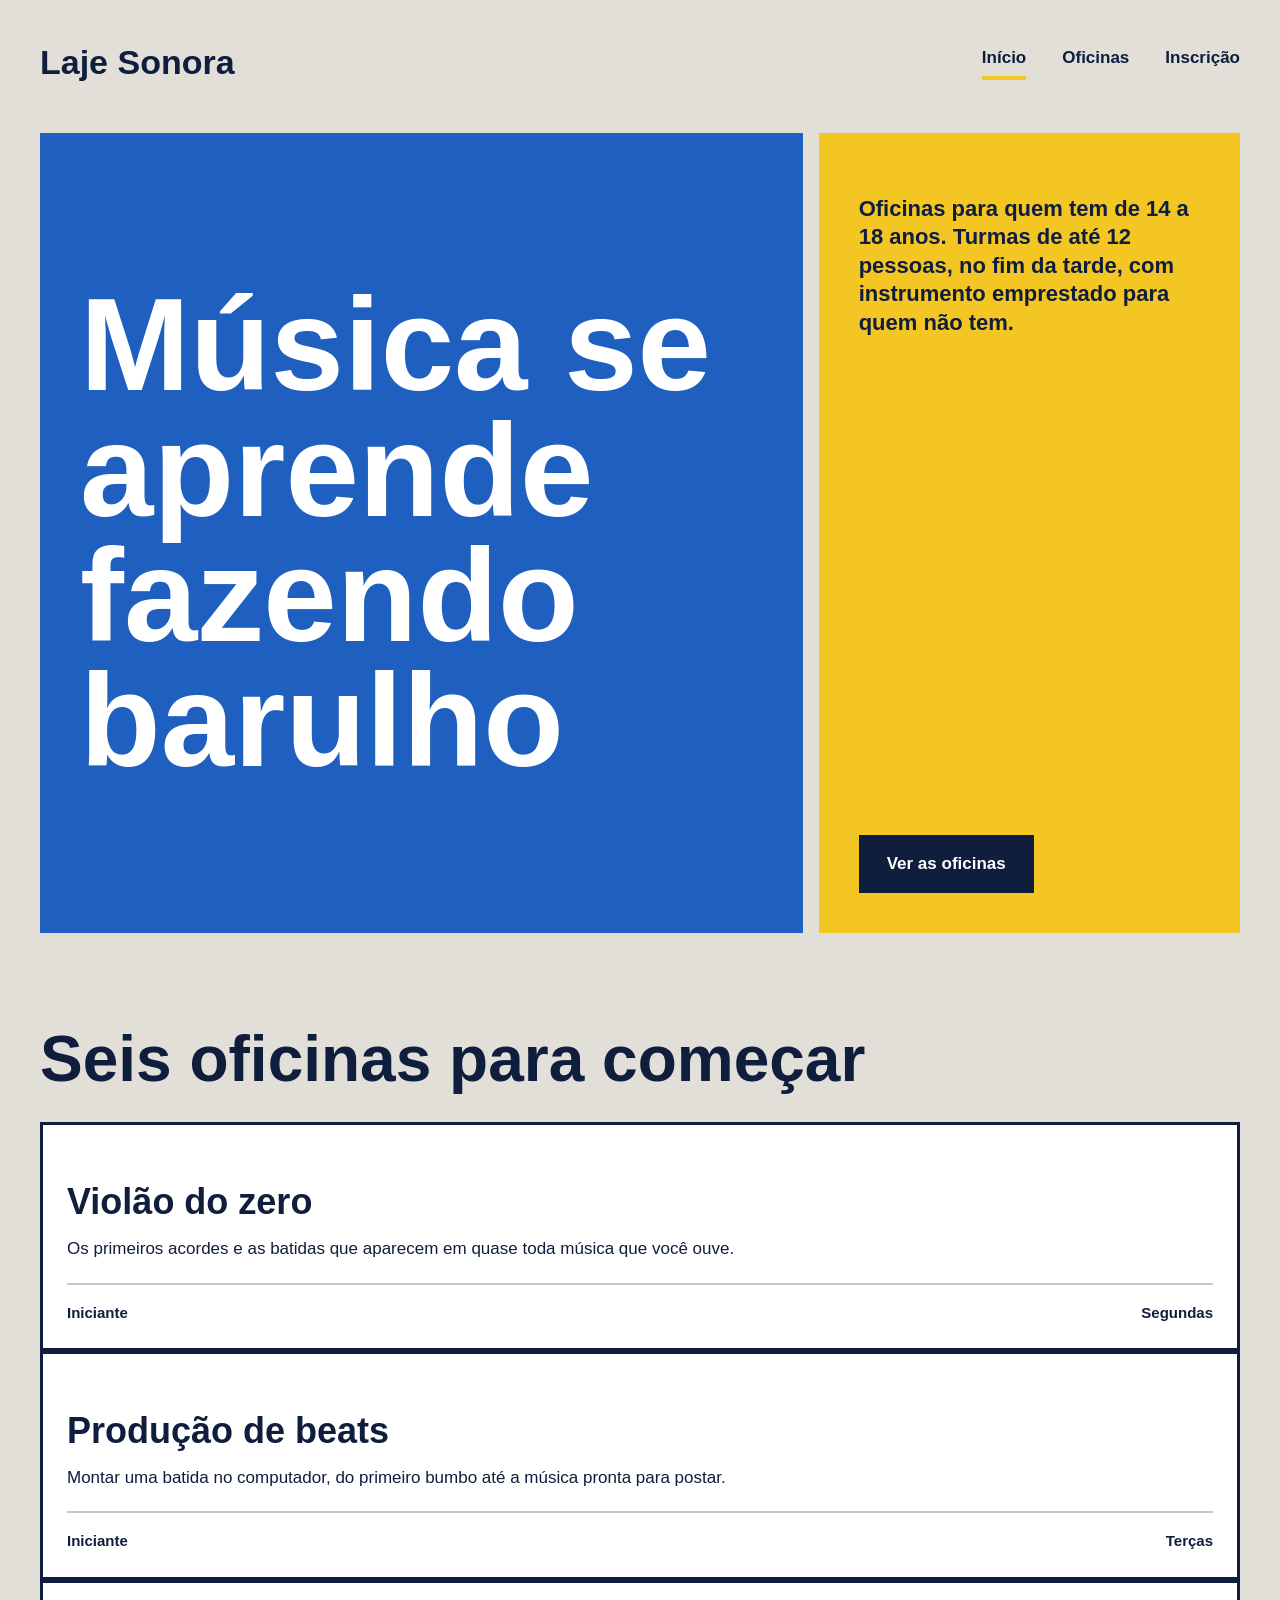
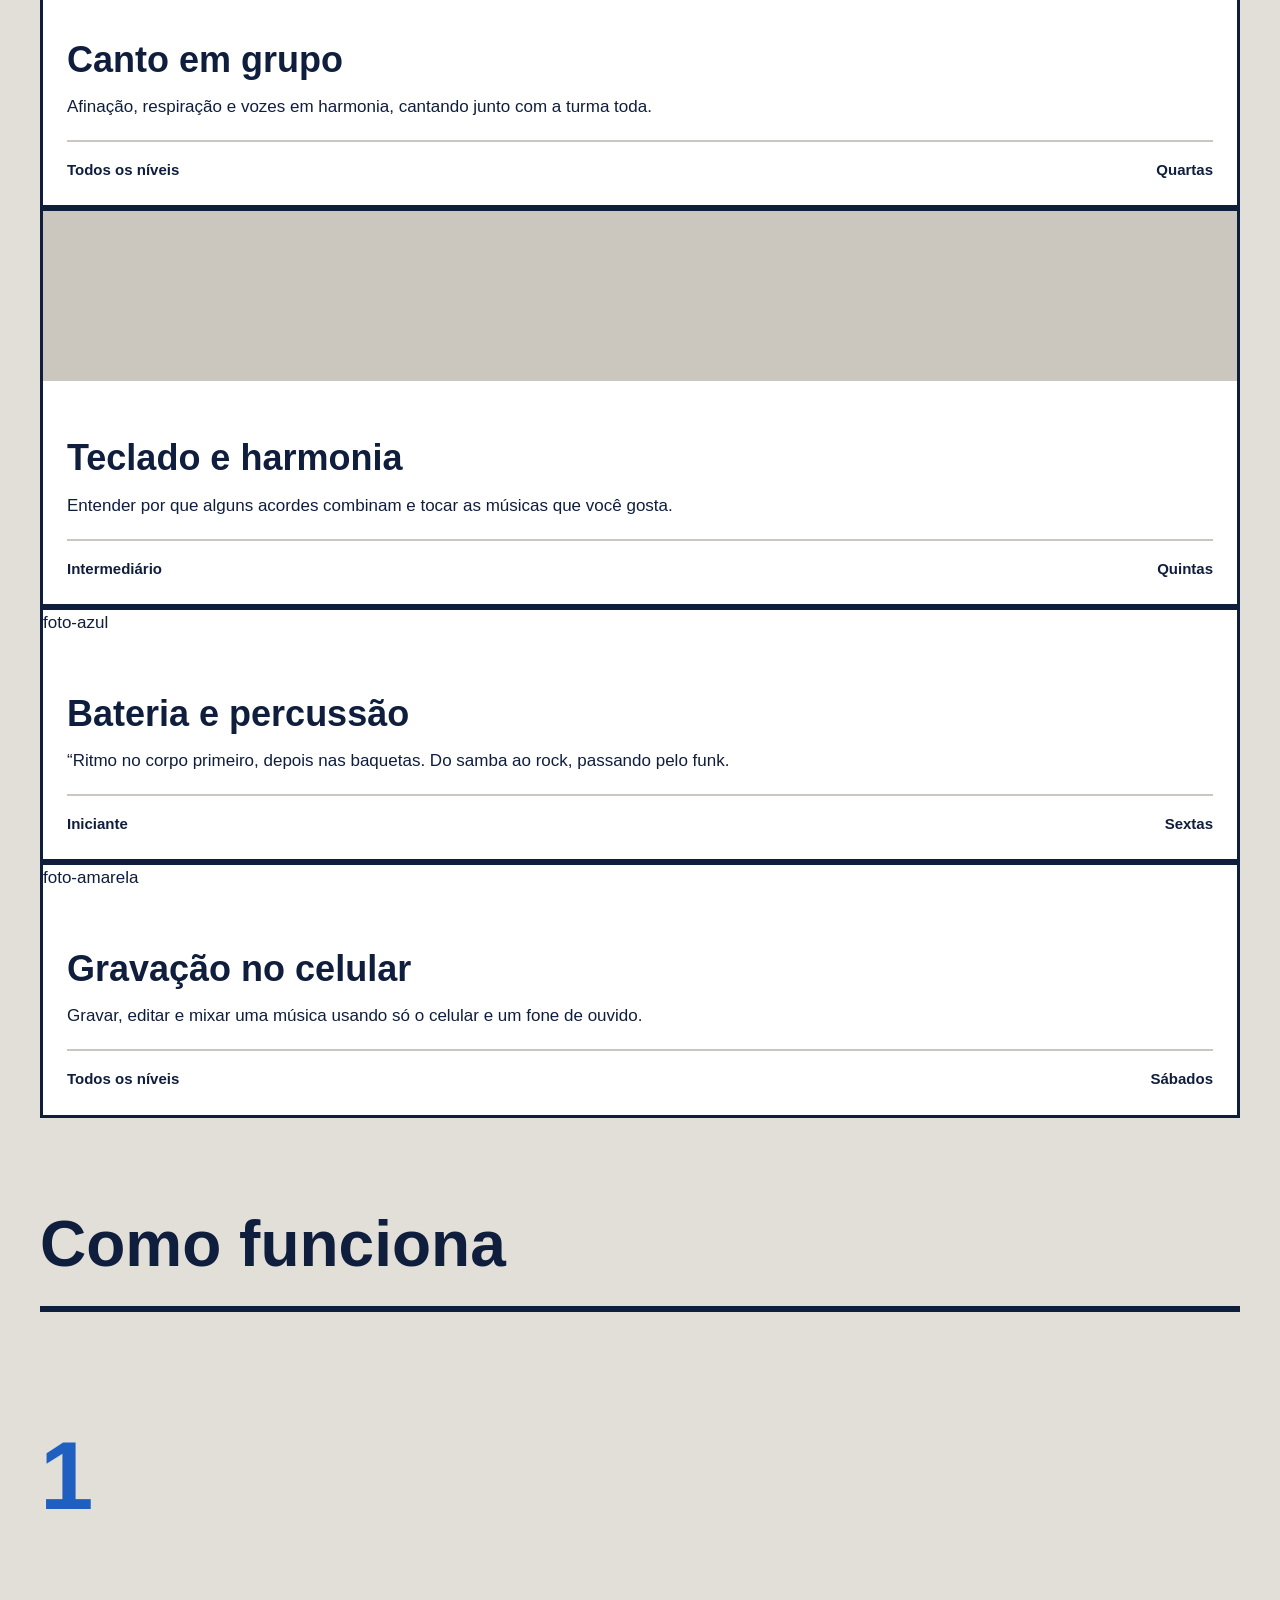
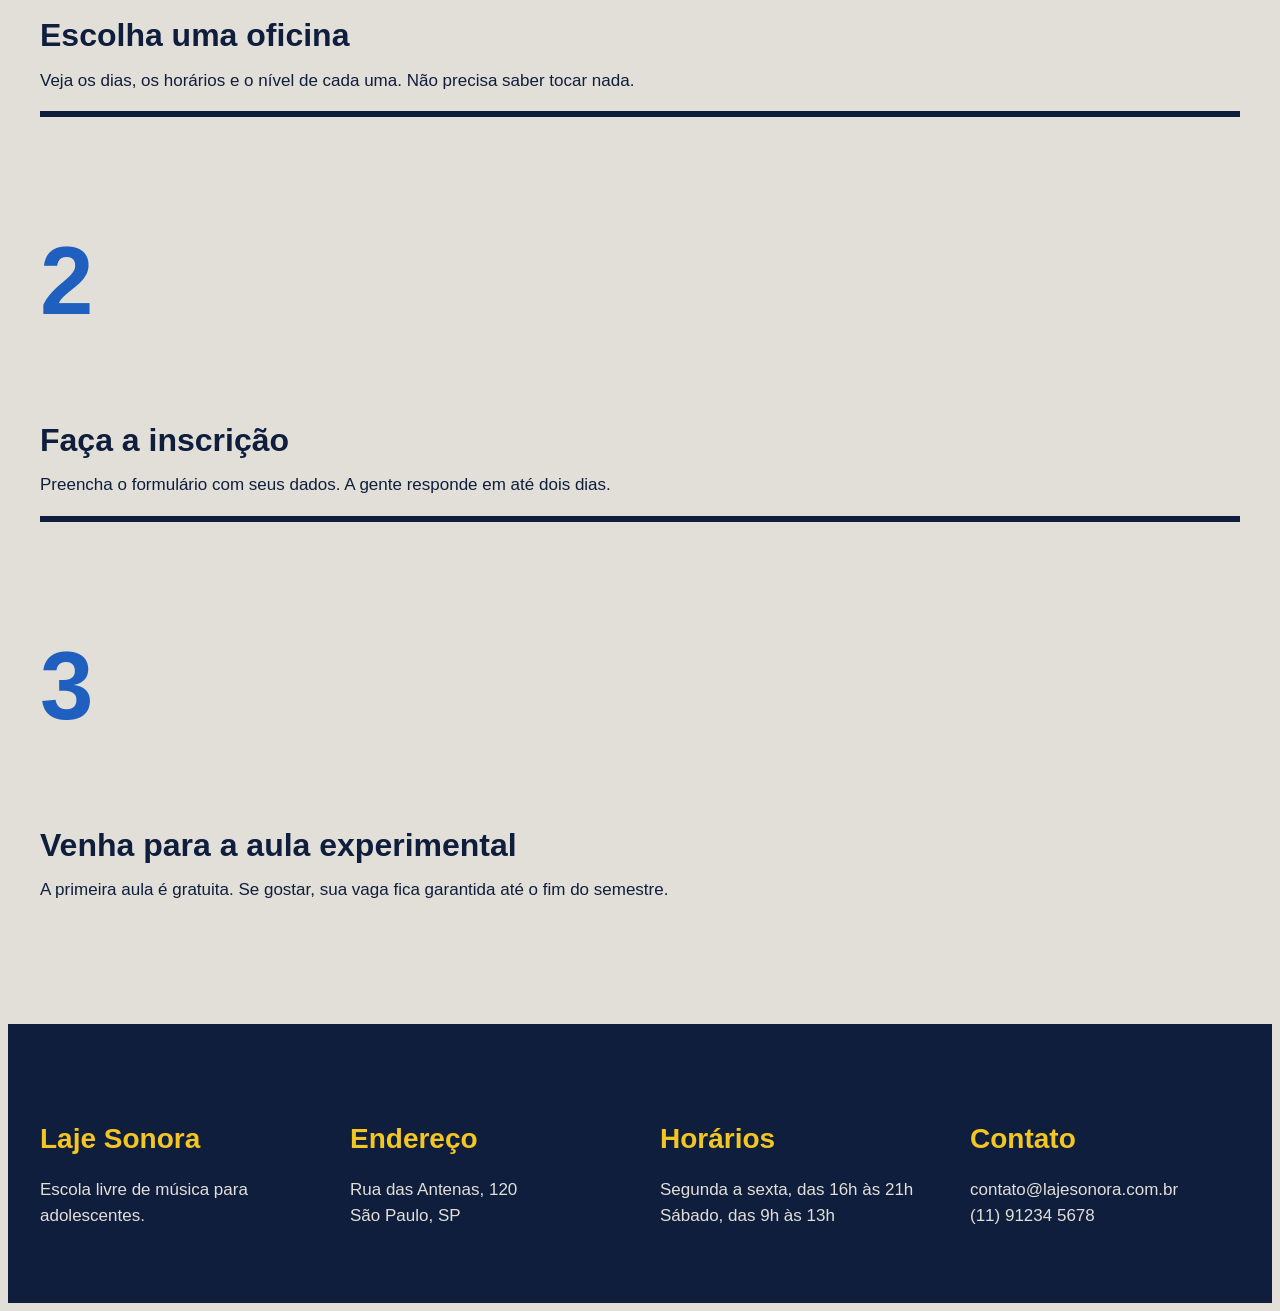
<file: index.html>
<html lang="pt-BR">
<head>
    <meta charset="UTF-8">
    <meta name="viewport" content="width=device-width, initial-scale=1.0">
    <link rel="stylesheet" href="https://fonts.google.com/?query=Big+Shoulders&preview.script=Latn">
    <link rel="stylesheet" href="https://fonts.google.com/?query=Archivo&preview.script=Latn">
    <link rel="stylesheet" href="https://fonts.google.com/">
    <link rel="stylesheet" href="index.css">
    <title>laje_sonora</title>
</head>
<body>
    <header class="conteudo topo">
        <a class="logo" href="index.css">Laje Sonora</a>
       
        <nav class="menu">
          <a href="index.html" class="atual">Início</a>
          <a href="oficinas.html">Oficinas</a>
          <a href="inscricao.html">Inscrição</a>
        </nav>
      </header>


      <main>
        <section class="conteudo cartazes">
          <div class="cartaz cartaz-principal">
            <h1>Música se aprende fazendo barulho</h1>
          </div>
     
          <div class="cartaz cartaz-lateral">
            <p>Oficinas para quem tem de 14 a 18 anos. Turmas de até 12 pessoas, no fim da tarde, com instrumento emprestado para quem não tem.</p>
            <a class="botao" href="oficinas.html">Ver as oficinas</a>
          </div>
        </section>
        <section class="conteudo secao">
            <h2 class="titulo-secao">Seis oficinas para começar</h2>
            <div class="cards"></div>


            <article class="card">
                <div class="foto-azul"></div>
             
                <div class="card-texto">
                  <h3>Violão do zero</h3>
                  <p>Os primeiros acordes e as batidas que aparecem em quase toda música que você ouve.</p>
                 
                  <div class="card-info">
                    <span>Iniciante</span>
                    <span>Segundas</span>
                  </div>
                </div>
              </article>
            <article class="card">
                <div class="foto-amarela"></div>
             
                <div class="card-texto">
                  <h3>Produção de beats</h3>
                  <p>Montar uma batida no computador, do primeiro bumbo até a música pronta para postar.</p>
                 
                  <div class="card-info">
                    <span>Iniciante</span>
                    <span>Terças</span>
                  </div>
                </div>
              </article>
            <article class="card">
                <div class="foto-tinta"></div>
             
                <div class="card-texto">
                  <h3>Canto em grupo</h3>
                  <p>Afinação, respiração e vozes em harmonia, cantando junto com a turma toda.</p>
                 
                  <div class="card-info">
                    <span>Todos os níveis</span>
                    <span>Quartas</span>
                  </div>
                </div>
              </article>
            <article class="card">
                <div class="foto"></div>
             
                <div class="card-texto">
                  <h3>Teclado e harmonia</h3>
                  <p>Entender por que alguns acordes combinam e tocar as músicas que você gosta.</p>
                 
                  <div class="card-info">
                    <span>Intermediário</span>
                    <span>Quintas</span>
                  </div>
                </div>
              </article>
            <article class="card">
                <div class="">foto-azul</div>
             
                <div class="card-texto">
                  <h3>Bateria e percussão</h3>
                  <p>“Ritmo no corpo primeiro, depois nas baquetas. Do samba ao rock, passando pelo funk.</p>
                 
                  <div class="card-info">
                    <span>Iniciante</span>
                    <span>Sextas</span>
                  </div>
                </div>
              </article>
            <article class="card">
                <div class="">foto-amarela</div>
             
                <div class="card-texto">
                  <h3>Gravação no celular</h3>
                  <p>Gravar, editar e mixar uma música usando só o celular e um fone de ouvido.</p>
                 
                  <div class="card-info">
                    <span>Todos os níveis</span>
                    <span>Sábados</span>
                  </div>
                </div>
              </article>
        </section>


        <section class="conteudo secao">
          <h2 class="titulo-secao">Como funciona</h2>
       
          <div class="passos">
            <div class="passo">
              <p class="passo-numero">1</p>
              <h3>Escolha uma oficina</h3>
              <p>Veja os dias, os horários e o nível de cada uma. Não precisa saber tocar nada.</p>
            </div>
          </div>
            <div class="passo">
              <p class="passo-numero">2</p>
              <h3>Faça a inscrição</h3>
              <p>Preencha o formulário com seus dados. A gente responde em até dois dias.</p>
            </div>
            <div class="passo">
              <p class="passo-numero">3</p>
              <h3>Venha para a aula experimental</h3>
              <p>A primeira aula é gratuita. Se gostar, sua vaga fica garantida até o fim do semestre.</p>
            </div>
          </div>
        </section>
      </main>


      <footer class="rodape">
        <div class="conteudo rodape-colunas">
          <div class="rodape-coluna">
            <h4>Laje Sonora</h4>
            <p>Escola livre de música para adolescentes.</p>
          </div>
     
          <div class="rodape-coluna">
            <h4>Endereço</h4>
            <p>Rua das Antenas, 120<br>São Paulo, SP</p>
          </div>
     
          <div class="rodape-coluna">
            <h4>Horários</h4>
            <p>Segunda a sexta, das 16h às 21h<br>Sábado, das 9h às 13h</p>
          </div>
     
          <div class="rodape-coluna">
            <h4>Contato</h4>
            <p>contato@lajesonora.com.br<br>(11) 91234 5678</p>
          </div>
        </div>


     
</body>
</html>
</file>
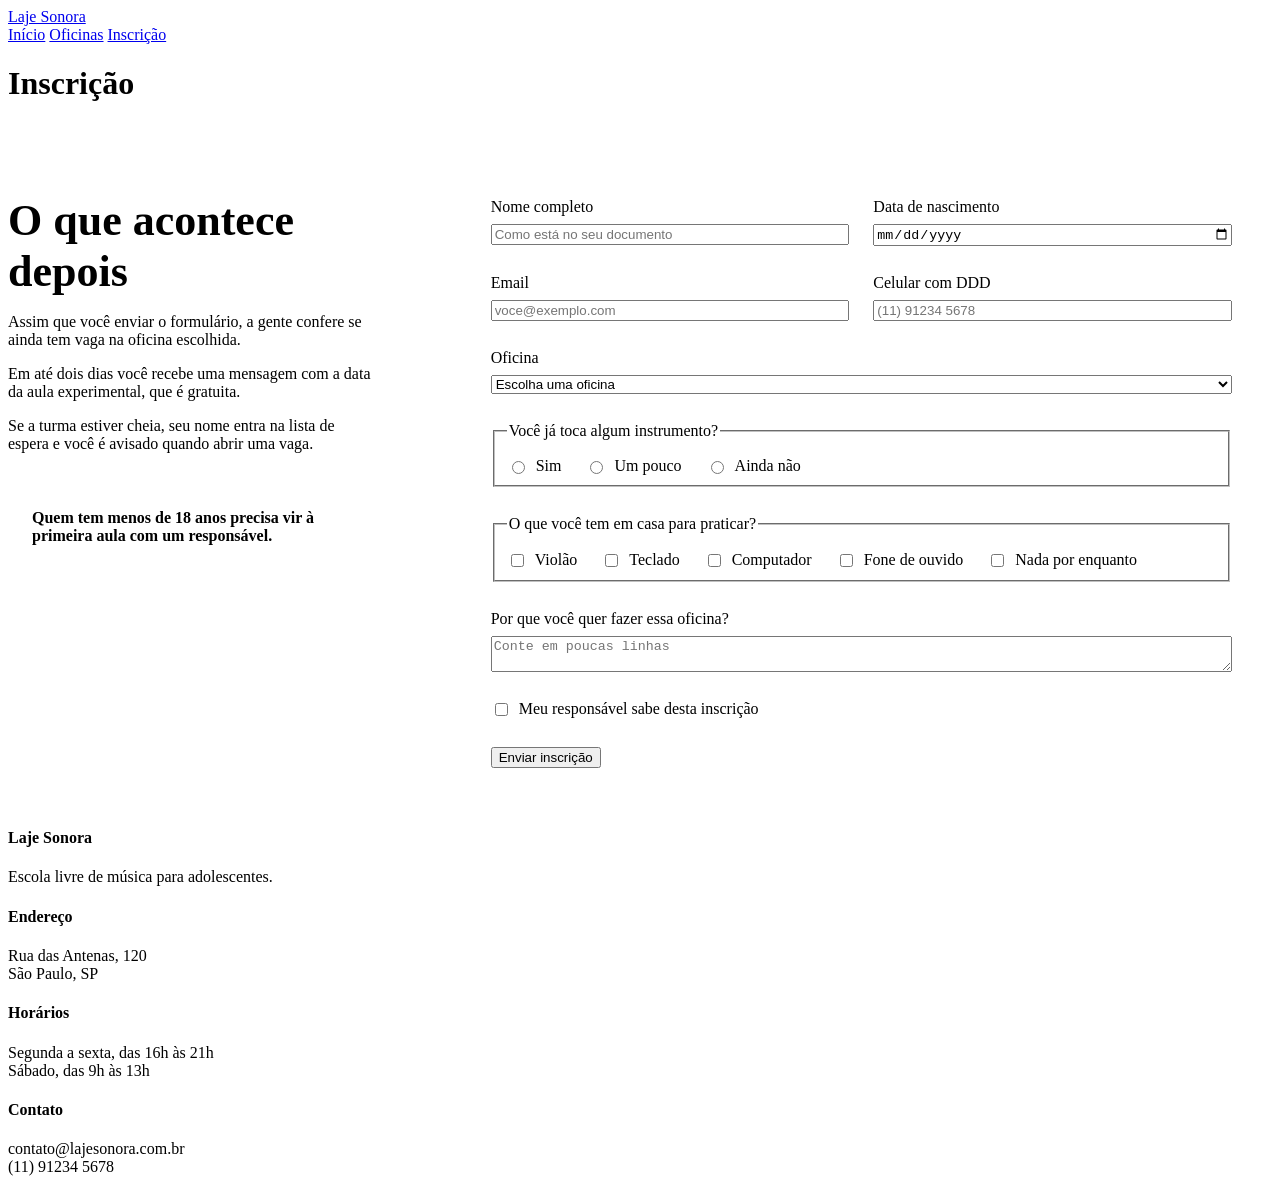
<file: inscricao.html>
<!DOCTYPE html>
<html lang="pt-BR">
<head>
    <meta charset="UTF-8">
    <meta name="viewport" content="width=device-width, initial-scale=1.0">
    <link rel="stylesheet" href="https://fonts.google.com/?query=Big+Shoulders&preview.script=Latn">
    <link rel="stylesheet" href="https://fonts.google.com/?query=Archivo&preview.script=Latn">
    <link rel="stylesheet" href="https://fonts.google.com/">
    <link rel="stylesheet" href="inscricao.css">
    <title>Laje Sonora | Inscrição</title>
</head>
<body>
    <header class="conteudo topo">
        <a class="logo" href="index.html">Laje Sonora</a>

        <nav class="menu">
            <a href="index.html">Início</a>
            <a href="oficinas.html">Oficinas</a>
            <a href="inscricao.html" class="atual">Inscrição</a>
        </nav>
    </header>

    <main class="conteudo">
        <h1 class="titulo-pagina">Inscrição</h1>

        <div class="inscricao">
            <section class="explicacao">
                <h2>O que acontece depois</h2>

                <p>Assim que você enviar o formulário, a gente confere se ainda tem vaga na oficina escolhida.</p>

                <p>Em até dois dias você recebe uma mensagem com a data da aula experimental, que é gratuita.</p>

                <p>Se a turma estiver cheia, seu nome entra na lista de espera e você é avisado quando abrir uma vaga.</p>

                <p class="aviso">Quem tem menos de 18 anos precisa vir à primeira aula com um responsável.</p>
            </section>

            <form class="formulario" action="#" method="post">

                <div class="linha">
                    <div class="campo">
                        <label for="nome">Nome completo</label>
                        <input
                            type="text"
                            id="nome"
                            name="nome"
                            placeholder="Como está no seu documento"
                            required
                        >
                    </div>

                    <div class="campo">
                        <label for="nascimento">Data de nascimento</label>
                        <input
                            type="date"
                            id="nascimento"
                            name="nascimento"
                            required
                        >
                    </div>
                </div>

                <div class="linha">
                    <div class="campo">
                        <label for="email">Email</label>
                        <input
                            type="email"
                            id="email"
                            name="email"
                            placeholder="voce@exemplo.com"
                            required
                        >
                    </div>

                    <div class="campo">
                        <label for="telefone">Celular com DDD</label>
                        <input
                            type="tel"
                            id="telefone"
                            name="telefone"
                            placeholder="(11) 91234 5678"
                            required
                        >
                    </div>
                </div>

                <div class="campo">
                    <label for="oficina">Oficina</label>
                    <select id="oficina" name="oficina" required>
                        <option value="">Escolha uma oficina</option>
                        <option value="violao">Violão do zero</option>
                        <option value="beats">Produção de beats</option>
                        <option value="canto">Canto em grupo</option>
                        <option value="teclado">Teclado e harmonia</option>
                        <option value="bateria">Bateria e percussão</option>
                        <option value="gravacao">Gravação no celular</option>
                    </select>
                </div>

                <fieldset class="grupo">
                    <legend>Você já toca algum instrumento?</legend>

                    <div class="opcoes">
                        <div class="opcao">
                            <input type="radio" id="tocaSim" name="toca" value="sim">
                            <label for="tocaSim">Sim</label>
                        </div>

                        <div class="opcao">
                            <input type="radio" id="tocaPouco" name="toca" value="pouco">
                            <label for="tocaPouco">Um pouco</label>
                        </div>

                        <div class="opcao">
                            <input type="radio" id="tocaNao" name="toca" value="nao">
                            <label for="tocaNao">Ainda não</label>
                        </div>
                    </div>
                </fieldset>

                <fieldset class="grupo">
                    <legend>O que você tem em casa para praticar?</legend>

                    <div class="opcoes">
                        <div class="opcao">
                            <input type="checkbox" id="temViolao" name="tem" value="violao">
                            <label for="temViolao">Violão</label>
                        </div>

                        <div class="opcao">
                            <input type="checkbox" id="temTeclado" name="tem" value="teclado">
                            <label for="temTeclado">Teclado</label>
                        </div>

                        <div class="opcao">
                            <input type="checkbox" id="temComputador" name="tem" value="computador">
                            <label for="temComputador">Computador</label>
                        </div>

                        <div class="opcao">
                            <input type="checkbox" id="temFone" name="tem" value="fone">
                            <label for="temFone">Fone de ouvido</label>
                        </div>

                        <div class="opcao">
                            <input type="checkbox" id="temNada" name="tem" value="nada">
                            <label for="temNada">Nada por enquanto</label>
                        </div>
                    </div>
                </fieldset>

                <div class="campo">
                    <label for="motivo">Por que você quer fazer essa oficina?</label>
                    <textarea
                        id="motivo"
                        name="motivo"
                        placeholder="Conte em poucas linhas"
                    ></textarea>
                </div>

                <div class="opcao">
                    <input
                        type="checkbox"
                        id="responsavel"
                        name="responsavel"
                        required
                    >
                    <label for="responsavel">Meu responsável sabe desta inscrição</label>
                </div>

                <div>
                    <button class="botao" type="submit">Enviar inscrição</button>
                </div>

            </form>
        </div>
    </main>

    <footer class="rodape">
        <div class="conteudo rodape-colunas">
            <div class="rodape-coluna">
                <h4>Laje Sonora</h4>
                <p>Escola livre de música para adolescentes.</p>
            </div>

            <div class="rodape-coluna">
                <h4>Endereço</h4>
                <p>Rua das Antenas, 120<br>São Paulo, SP</p>
            </div>

            <div class="rodape-coluna">
                <h4>Horários</h4>
                <p>Segunda a sexta, das 16h às 21h<br>Sábado, das 9h às 13h</p>
            </div>

            <div class="rodape-coluna">
                <h4>Contato</h4>
                <p>contato@lajesonora.com.br<br>(11) 91234 5678</p>
            </div>
        </div>
    </footer>
</body>
</html>
</file>
<file: index.css>
css


* {
  margin: 0;
  padding: 0;
  box-sizing: border-box;
}

:root {
  --concreto: #E2DFD8;
  --concreto-escuro: #CBC7BE;
  --tinta: #0F1E3D;
  --caixa-dagua: #1F5FBF;
  --fita: #F3C623;
  --branco: #FFFFFF;
}

:root {
  --fonte-cartaz: "Big Shoulders", "Arial Narrow", sans-serif;
  --fonte-texto: "Archivo", Arial, sans-serif;
}

body {
  background-color: var(--concreto);
  color: var(--tinta);
  font-family: var(--fonte-texto);
  font-size: 17px;
  line-height: 1.55;
}

a {
  color: inherit;
}

h1, h2, h3 {
  font-family: var(--fonte-cartaz);
  font-weight: 900;
  line-height: 0.95;
}

.conteudo {
  max-width: 1200px;
  margin-inline: auto;
  padding-inline: 32px;
}

.topo {
  display: flex;
  justify-content: space-between;
  align-items: center;
  padding-block: 28px;
}

.logo {
  font-family: var(--fonte-cartaz);
  font-size: 34px;
  font-weight: 900;
  text-decoration: none;
}

.menu a.atual {
  border-bottom-color: var(--fita);
}

.menu {
  display: flex;
  gap: 36px;
}

.menu a {
  font-weight: 600;
  text-decoration: none;
  padding-bottom: 4px;
  border-bottom: 4px solid transparent;
}

.menu a:hover {
  border-bottom-color: var(--tinta);
}

.cartazes {
  margin-top: 16px;
  display: flex;
  gap: 16px;
}

.cartaz {
  padding: 40px;
}

.cartaz-principal {
  background-color: var(--caixa-dagua);
  color: var(--branco);
  flex: 2;
}

.cartaz-principal h1 {
  font-size: 132px;
  max-width: 9ch;
}

.cartaz-lateral {
  background-color: var(--fita);
  flex: 1;
  display: flex;
  flex-direction: column;
  justify-content: space-between;
  gap: 32px;
  align-items: flex-start;
}

.cartaz-lateral p {
  font-size: 22px;
  font-weight: 600;
  line-height: 1.3;
}

.botao {
  background-color: var(--tinta);
  color: var(--branco);
  font-weight: 700;
  text-decoration: none;
  padding: 16px 28px;
  border: none;
  font-family: var(--fonte-texto);
  font-size: 17px;
  cursor: pointer;
}

.botao:hover {
  background-color: var(--caixa-dagua);
}

.secao {
  margin-top: 96px;
}

.titulo-secao {
  font-size: 64px;
  margin-bottom: 32px;
}

.cards {
  display: flex;
  flex-wrap: wrap;
  gap: 24px;
}

.card {
  background-color: var(--branco);
  border: 3px solid var(--tinta);
  flex: 1 1 340px;
}

.card .foto {
  height: 170px;
}

.foto {
  background-color: var(--concreto-escuro);
}

.foto-azul {
  background-color: var(--caixa-dagua);
}

.foto-amarela {
  background-color: var(--fita);
}

.foto-tinta {
  background-color: var(--tinta);
}

.card-texto {
  padding: 24px;
}

.card h3 {
  font-size: 36px;
  margin-bottom: 12px;
}

.card-info {
  margin-top: 20px;
  padding-top: 16px;
  border-top: 2px solid var(--concreto-escuro);
  font-weight: 600;
  font-size: 15px;
  display: flex;
  justify-content: space-between;
}

.passos {
  display: flex;
  gap: 24px;
}

.passo {
  flex: 1;
  border-top: 6px solid var(--tinta);
  padding-top: 20px;
}

.passo-numero {
  font-family: var(--fonte-cartaz);
  font-size: 96px;
  font-weight: 900;
  line-height: 1;
  color: var(--caixa-dagua);
}

.passo h3 {
  font-size: 32px;
  margin-block: 8px 12px;
}

.rodape {
  margin-top: 120px;
  background-color: var(--tinta);
  color: var(--concreto);
  padding-block: 56px;
}

.rodape-colunas {
  display: flex;
  gap: 40px;
}

.rodape-coluna {
  flex: 1;
}

.rodape h4 {
  font-family: var(--fonte-cartaz);
  font-size: 28px;
  color: var(--fita);
  margin-bottom: 12px;
}
</file>
<file: inscricao.css>
.inscricao {
    margin-top: 56px;
    display: flex;
    gap: 72px;
}

.explicacao {
    flex: 1;
}

.explicacao h2 {
    font-size: 44px;
    margin-bottom: 16px;
}

.explicacao p + p {
    margin-top: 14px;
}

.explicacao .aviso {
    margin-top: 32px;
    padding: 24px;
    background-color: var(--fita);
    font-weight: 600;
}

.formulario {
    background-color: white;
    border: 3px solid var(--tinta);
    padding: 40px;
    flex: 2;
    display: flex;
    flex-direction: column;
    gap: 28px;
}

.linha {
    display: flex;
    gap: 24px;
}

.campo {
    flex: 1;
    display: flex;
    flex-direction: column;
    gap: 8px;
}

.grupo legend {
    margin-bottom: 12px;
}

.opcoes {
    display: flex;
    flex-wrap: wrap;
    gap: 24px;
}

.opcao {
    display: flex;
    align-items: center;
    gap: 8px;
}
</file>
